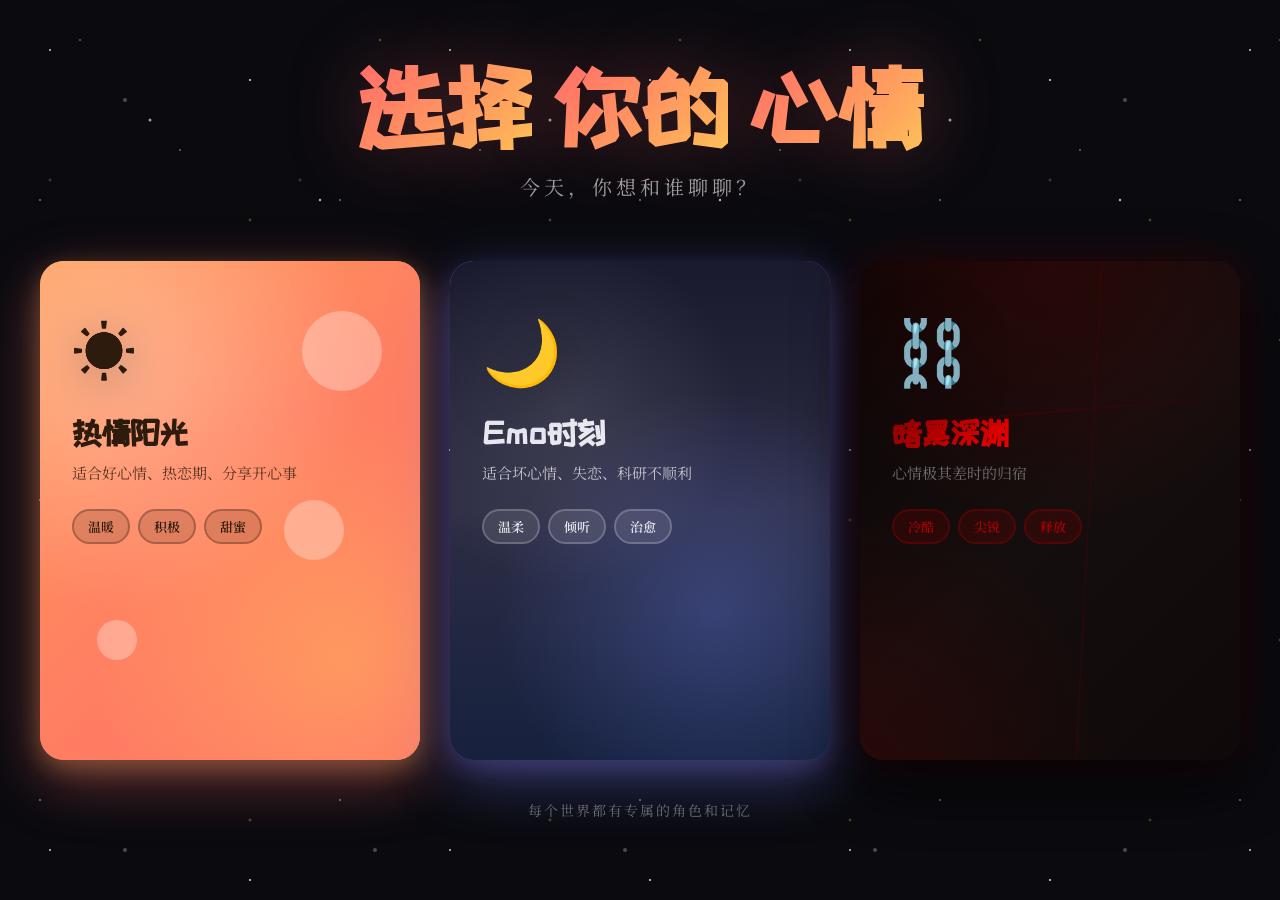
<file: templates/home.html>
<!DOCTYPE html>
<html lang="zh-CN">
<head>
    <meta charset="UTF-8">
    <meta name="viewport" content="width=device-width, initial-scale=1.0">
    <title>AI_Talk - 选择你的心情</title>
    <link rel="stylesheet" href="/static/css/home.css">
</head>
<body>
    <div class="stars"></div>
    <div class="stars2"></div>
    <div class="stars3"></div>

    <div class="home-container">
        <header class="home-header">
            <h1 class="title">
                <span class="title-word">选择</span>
                <span class="title-word">你的</span>
                <span class="title-word">心情</span>
            </h1>
            <p class="subtitle">今天，你想和谁聊聊？</p>
        </header>

        <div class="style-cards">
            <a href="/?style=warm" class="style-card warm-card">
                <div class="card-bg"></div>
                <div class="card-content">
                    <div class="card-icon">☀️</div>
                    <h2 class="card-title">热情阳光</h2>
                    <p class="card-desc">适合好心情、热恋期、分享开心事</p>
                    <div class="card-tags">
                        <span class="tag">温暖</span>
                        <span class="tag">积极</span>
                        <span class="tag">甜蜜</span>
                    </div>
                    <div class="card-enter">
                        <span>进入</span>
                        <svg viewBox="0 0 24 24" fill="none" stroke="currentColor" stroke-width="2">
                            <path d="M5 12h14M12 5l7 7-7 7"/>
                        </svg>
                    </div>
                </div>
                <div class="card-decoration deco-1"></div>
                <div class="card-decoration deco-2"></div>
                <div class="card-decoration deco-3"></div>
            </a>

            <a href="/?style=emo" class="style-card emo-card">
                <div class="card-bg"></div>
                <div class="card-content">
                    <div class="card-icon">🌙</div>
                    <h2 class="card-title">Emo时刻</h2>
                    <p class="card-desc">适合坏心情、失恋、科研不顺利</p>
                    <div class="card-tags">
                        <span class="tag">温柔</span>
                        <span class="tag">倾听</span>
                        <span class="tag">治愈</span>
                    </div>
                    <div class="card-enter">
                        <span>进入</span>
                        <svg viewBox="0 0 24 24" fill="none" stroke="currentColor" stroke-width="2">
                            <path d="M5 12h14M12 5l7 7-7 7"/>
                        </svg>
                    </div>
                </div>
                <div class="rain-drop" style="--delay: 0s; --left: 20%;"></div>
                <div class="rain-drop" style="--delay: 0.3s; --left: 50%;"></div>
                <div class="rain-drop" style="--delay: 0.6s; --left: 80%;"></div>
            </a>

            <a href="/?style=dark" class="style-card dark-card">
                <div class="card-bg"></div>
                <div class="card-content">
                    <div class="card-icon">⛓️</div>
                    <h2 class="card-title">暗黑深渊</h2>
                    <p class="card-desc">心情极其差时的归宿</p>
                    <div class="card-tags">
                        <span class="tag">冷酷</span>
                        <span class="tag">尖锐</span>
                        <span class="tag">释放</span>
                    </div>
                    <div class="card-enter">
                        <span>进入</span>
                        <svg viewBox="0 0 24 24" fill="none" stroke="currentColor" stroke-width="2">
                            <path d="M5 12h14M12 5l7 7-7 7"/>
                        </svg>
                    </div>
                </div>
                <div class="crack crack-1"></div>
                <div class="crack crack-2"></div>
                <div class="flicker"></div>
            </a>
        </div>

        <footer class="home-footer">
            <p>每个世界都有专属的角色和记忆</p>
        </footer>
    </div>

    <script src="/static/js/home.js"></script>
</body>
</html>
</file>
<file: static/css/home.css>
/* ========================================
   AI_Talk - 风格选择主页
   三种心情，三个世界
   ======================================== */

@import url('https://fonts.googleapis.com/css2?family=Noto+Serif+SC:wght@400;600;700;900&family=ZCOOL+KuaiLe&display=swap');

* {
    margin: 0;
    padding: 0;
    box-sizing: border-box;
}

:root {
    --font-serif: 'Noto Serif SC', serif;
    --font-display: 'ZCOOL KuaiLe', cursive;
}

body {
    font-family: var(--font-serif);
    min-height: 100vh;
    overflow-x: hidden;
    background: #0a0a0f;
    color: #fff;
}

/* ========================================
   Starfield Background
   ======================================== */

.stars, .stars2, .stars3 {
    position: fixed;
    top: 0;
    left: 0;
    width: 100%;
    height: 100%;
    pointer-events: none;
}

.stars {
    background: transparent url('data:image/svg+xml;utf8,<svg xmlns="http://www.w3.org/2000/svg" width="400" height="400"><circle cx="50" cy="50" r="1" fill="white" opacity="0.8"/><circle cx="150" cy="120" r="1.5" fill="white" opacity="0.6"/><circle cx="250" cy="80" r="1" fill="white" opacity="0.9"/><circle cx="320" cy="200" r="1.2" fill="white" opacity="0.7"/><circle cx="100" cy="280" r="1" fill="white" opacity="0.85"/><circle cx="200" cy="350" r="1.5" fill="white" opacity="0.65"/><circle cx="350" cy="300" r="1" fill="white" opacity="0.9"/></svg>') repeat;
    animation: animateStars 50s linear infinite;
    z-index: 0;
}

.stars2 {
    background: transparent url('data:image/svg+xml;utf8,<svg xmlns="http://www.w3.org/2000/svg" width="300" height="300"><circle cx="80" cy="40" r="1.3" fill="%23ffb347" opacity="0.7"/><circle cx="180" cy="150" r="1" fill="white" opacity="0.8"/><circle cx="250" cy="220" r="1.4" fill="%23ffb347" opacity="0.6"/><circle cx="40" cy="200" r="1" fill="white" opacity="0.9"/></svg>') repeat;
    animation: animateStars 100s linear infinite;
    opacity: 0.5;
    z-index: 0;
}

.stars3 {
    background: transparent url('data:image/svg+xml;utf8,<svg xmlns="http://www.w3.org/2000/svg" width="250" height="250"><circle cx="125" cy="100" r="2" fill="white" opacity="0.9"/><circle cx="50" cy="180" r="1.5" fill="%2387ceeb" opacity="0.8"/></svg>') repeat;
    animation: animateStars 150s linear infinite;
    opacity: 0.3;
    z-index: 0;
}

@keyframes animateStars {
    from { transform: translateY(0); }
    to { transform: translateY(-400px); }
}

/* ========================================
   Home Container
   ======================================== */

.home-container {
    position: relative;
    z-index: 1;
    min-height: 100vh;
    display: flex;
    flex-direction: column;
    padding: 60px 40px;
}

/* ========================================
   Header
   ======================================== */

.home-header {
    text-align: center;
    margin-bottom: 60px;
}

.title {
    font-family: var(--font-display);
    font-size: clamp(48px, 8vw, 96px);
    font-weight: 900;
    margin-bottom: 16px;
    display: flex;
    justify-content: center;
    gap: 20px;
    flex-wrap: wrap;
}

.title-word {
    display: inline-block;
    background: linear-gradient(135deg, #ff6b6b, #feca57, #48dbfb, #ff9ff3);
    background-size: 300% 300%;
    -webkit-background-clip: text;
    -webkit-text-fill-color: transparent;
    background-clip: text;
    animation: gradientShift 5s ease infinite;
    text-shadow: 0 0 80px rgba(255, 107, 107, 0.3);
}

.title-word:nth-child(1) { animation-delay: 0s; }
.title-word:nth-child(2) { animation-delay: 0.3s; }
.title-word:nth-child(3) { animation-delay: 0.6s; }

@keyframes gradientShift {
    0%, 100% { background-position: 0% 50%; }
    50% { background-position: 100% 50%; }
}

.subtitle {
    font-size: 20px;
    color: rgba(255, 255, 255, 0.6);
    letter-spacing: 4px;
}

/* ========================================
   Style Cards Container
   ======================================== */

.style-cards {
    flex: 1;
    display: grid;
    grid-template-columns: repeat(3, 1fr);
    gap: 30px;
    max-width: 1400px;
    margin: 0 auto;
    width: 100%;
}

@media (max-width: 1200px) {
    .style-cards {
        grid-template-columns: 1fr;
        max-width: 420px;
    }
}

/* ========================================
   Style Card - Base
   ======================================== */

.style-card {
    position: relative;
    display: flex;
    flex-direction: column;
    border-radius: 24px;
    overflow: hidden;
    text-decoration: none;
    color: inherit;
    transition: all 0.5s cubic-bezier(0.23, 1, 0.32, 1);
    min-height: 480px;
}

.style-card::before {
    content: '';
    position: absolute;
    inset: -2px;
    border-radius: 26px;
    z-index: -1;
    opacity: 0;
    transition: opacity 0.4s ease;
}

.style-card:hover {
    transform: translateY(-12px) scale(1.02);
}

.style-card:hover::before {
    opacity: 1;
}

.card-bg {
    position: absolute;
    inset: 0;
    z-index: 0;
}

.card-content {
    position: relative;
    z-index: 1;
    padding: 40px 32px;
    height: 100%;
    display: flex;
    flex-direction: column;
}

.card-icon {
    font-size: 64px;
    margin-bottom: 24px;
    filter: drop-shadow(0 8px 24px rgba(0,0,0,0.3));
    transition: transform 0.5s cubic-bezier(0.23, 1, 0.32, 1);
}

.style-card:hover .card-icon {
    transform: scale(1.2) rotate(10deg);
}

.card-title {
    font-family: var(--font-display);
    font-size: 32px;
    font-weight: 700;
    margin-bottom: 12px;
}

.card-desc {
    font-size: 15px;
    opacity: 0.8;
    margin-bottom: 24px;
    line-height: 1.6;
}

.card-tags {
    display: flex;
    gap: 8px;
    flex-wrap: wrap;
    margin-bottom: auto;
}

.tag {
    padding: 6px 14px;
    border-radius: 20px;
    font-size: 13px;
    font-weight: 600;
    backdrop-filter: blur(10px);
}

.card-enter {
    display: flex;
    align-items: center;
    gap: 8px;
    margin-top: 32px;
    font-size: 16px;
    font-weight: 600;
    opacity: 0;
    transform: translateX(-20px);
    transition: all 0.4s ease;
}

.style-card:hover .card-enter {
    opacity: 1;
    transform: translateX(0);
}

.card-enter svg {
    width: 24px;
    height: 24px;
    transition: transform 0.3s ease;
}

.style-card:hover .card-enter svg {
    transform: translateX(8px);
}

/* ========================================
   Warm Card - 热情阳光
   ======================================== */

.warm-card {
    background: linear-gradient(135deg, #ff9a56 0%, #ff6b6b 50%, #feca57 100%);
    box-shadow: 0 20px 60px rgba(255, 107, 107, 0.4),
                0 8px 24px rgba(254, 202, 87, 0.3);
}

.warm-card::before {
    background: linear-gradient(135deg, #fff, #ff9a56, #ff6b6b);
}

.warm-card .card-bg {
    background:
        radial-gradient(circle at 20% 20%, rgba(255,255,255,0.3) 0%, transparent 50%),
        radial-gradient(circle at 80% 80%, rgba(254,202,87,0.4) 0%, transparent 50%),
        linear-gradient(135deg, rgba(255,154,86,0.9) 0%, rgba(255,107,107,0.95) 100%);
}

.warm-card .card-content {
    color: #2d1b0e;
}

.warm-card .tag {
    background: rgba(45, 27, 14, 0.15);
    border: 2px solid rgba(45, 27, 14, 0.3);
}

.warm-card .card-decoration {
    position: absolute;
    border-radius: 50%;
    background: rgba(255,255,255,0.3);
    animation: float 4s ease-in-out infinite;
}

.warm-card .deco-1 {
    width: 80px;
    height: 80px;
    top: 10%;
    right: 10%;
    animation-delay: 0s;
}

.warm-card .deco-2 {
    width: 40px;
    height: 40px;
    bottom: 20%;
    left: 15%;
    animation-delay: 1s;
}

.warm-card .deco-3 {
    width: 60px;
    height: 60px;
    bottom: 40%;
    right: 20%;
    animation-delay: 2s;
}

@keyframes float {
    0%, 100% { transform: translateY(0) scale(1); }
    50% { transform: translateY(-20px) scale(1.1); }
}

/* ========================================
   Emo Card - 温柔治愈
   ======================================== */

.emo-card {
    background: linear-gradient(135deg, #667eea 0%, #764ba2 50%, #4a5568 100%);
    box-shadow: 0 20px 60px rgba(102, 126, 234, 0.4),
                0 8px 24px rgba(118, 75, 162, 0.3);
}

.emo-card::before {
    background: linear-gradient(135deg, #a8b4f5, #667eea, #764ba2);
}

.emo-card .card-bg {
    background:
        radial-gradient(circle at 30% 30%, rgba(255,255,255,0.1) 0%, transparent 40%),
        radial-gradient(circle at 70% 70%, rgba(102,126,234,0.3) 0%, transparent 50%),
        linear-gradient(180deg, #1a1a2e 0%, #2d2d44 50%, #16213e 100%);
}

.emo-card .card-content {
    color: #e8e8f0;
}

.emo-card .tag {
    background: rgba(255, 255, 255, 0.1);
    border: 2px solid rgba(255, 255, 255, 0.2);
}

/* Rain drops */
.rain-drop {
    position: absolute;
    width: 2px;
    height: 20px;
    background: linear-gradient(to bottom, transparent, rgba(174, 194, 224, 0.6));
    left: var(--left);
    animation: rainFall 1.5s linear infinite;
    animation-delay: var(--delay);
    top: -30px;
}

@keyframes rainFall {
    to {
        transform: translateY(520px);
    }
}

/* ========================================
   Dark Card - 暗黑深渊
   ======================================== */

.dark-card {
    background: linear-gradient(135deg, #0a0a0a 0%, #1a1a1a 50%, #0d0d0d 100%);
    box-shadow: 0 20px 60px rgba(0, 0, 0, 0.8),
                0 0 40px rgba(139, 0, 0, 0.3);
}

.dark-card::before {
    background: linear-gradient(135deg, #8b0000, #1a1a1a, #0a0a0a);
}

.dark-card .card-bg {
    background:
        radial-gradient(circle at 50% 0%, rgba(139,0,0,0.2) 0%, transparent 50%),
        radial-gradient(circle at 0% 100%, rgba(80,0,0,0.3) 0%, transparent 40%),
        linear-gradient(135deg, #050505 0%, #0f0f0f 50%, #0a0a0a 100%);
}

.dark-card .card-content {
    color: #888;
}

.dark-card .tag {
    background: rgba(139, 0, 0, 0.2);
    border: 2px solid rgba(139, 0, 0, 0.4);
    color: #a00;
}

.dark-card .card-title {
    background: linear-gradient(135deg, #8b0000, #ff0000, #8b0000);
    -webkit-background-clip: text;
    -webkit-text-fill-color: transparent;
    background-clip: text;
}

/* Cracks */
.crack {
    position: absolute;
    background: linear-gradient(90deg, transparent, #400, transparent);
    opacity: 0.6;
}

.crack-1 {
    width: 100%;
    height: 2px;
    top: 30%;
    transform: rotate(-5deg);
}

.crack-2 {
    width: 2px;
    height: 100%;
    left: 60%;
    transform: rotate(3deg);
}

.flicker {
    position: absolute;
    inset: 0;
    background: rgba(139, 0, 0, 0.05);
    animation: flicker 3s infinite;
    pointer-events: none;
}

@keyframes flicker {
    0%, 100% { opacity: 0; }
    50% { opacity: 0.3; }
    52% { opacity: 0; }
    54% { opacity: 0.2; }
    56% { opacity: 0; }
}

/* ========================================
   Footer
   ======================================== */

.home-footer {
    text-align: center;
    padding: 40px 0 20px;
    color: rgba(255, 255, 255, 0.4);
    font-size: 14px;
    letter-spacing: 2px;
}
</file>
